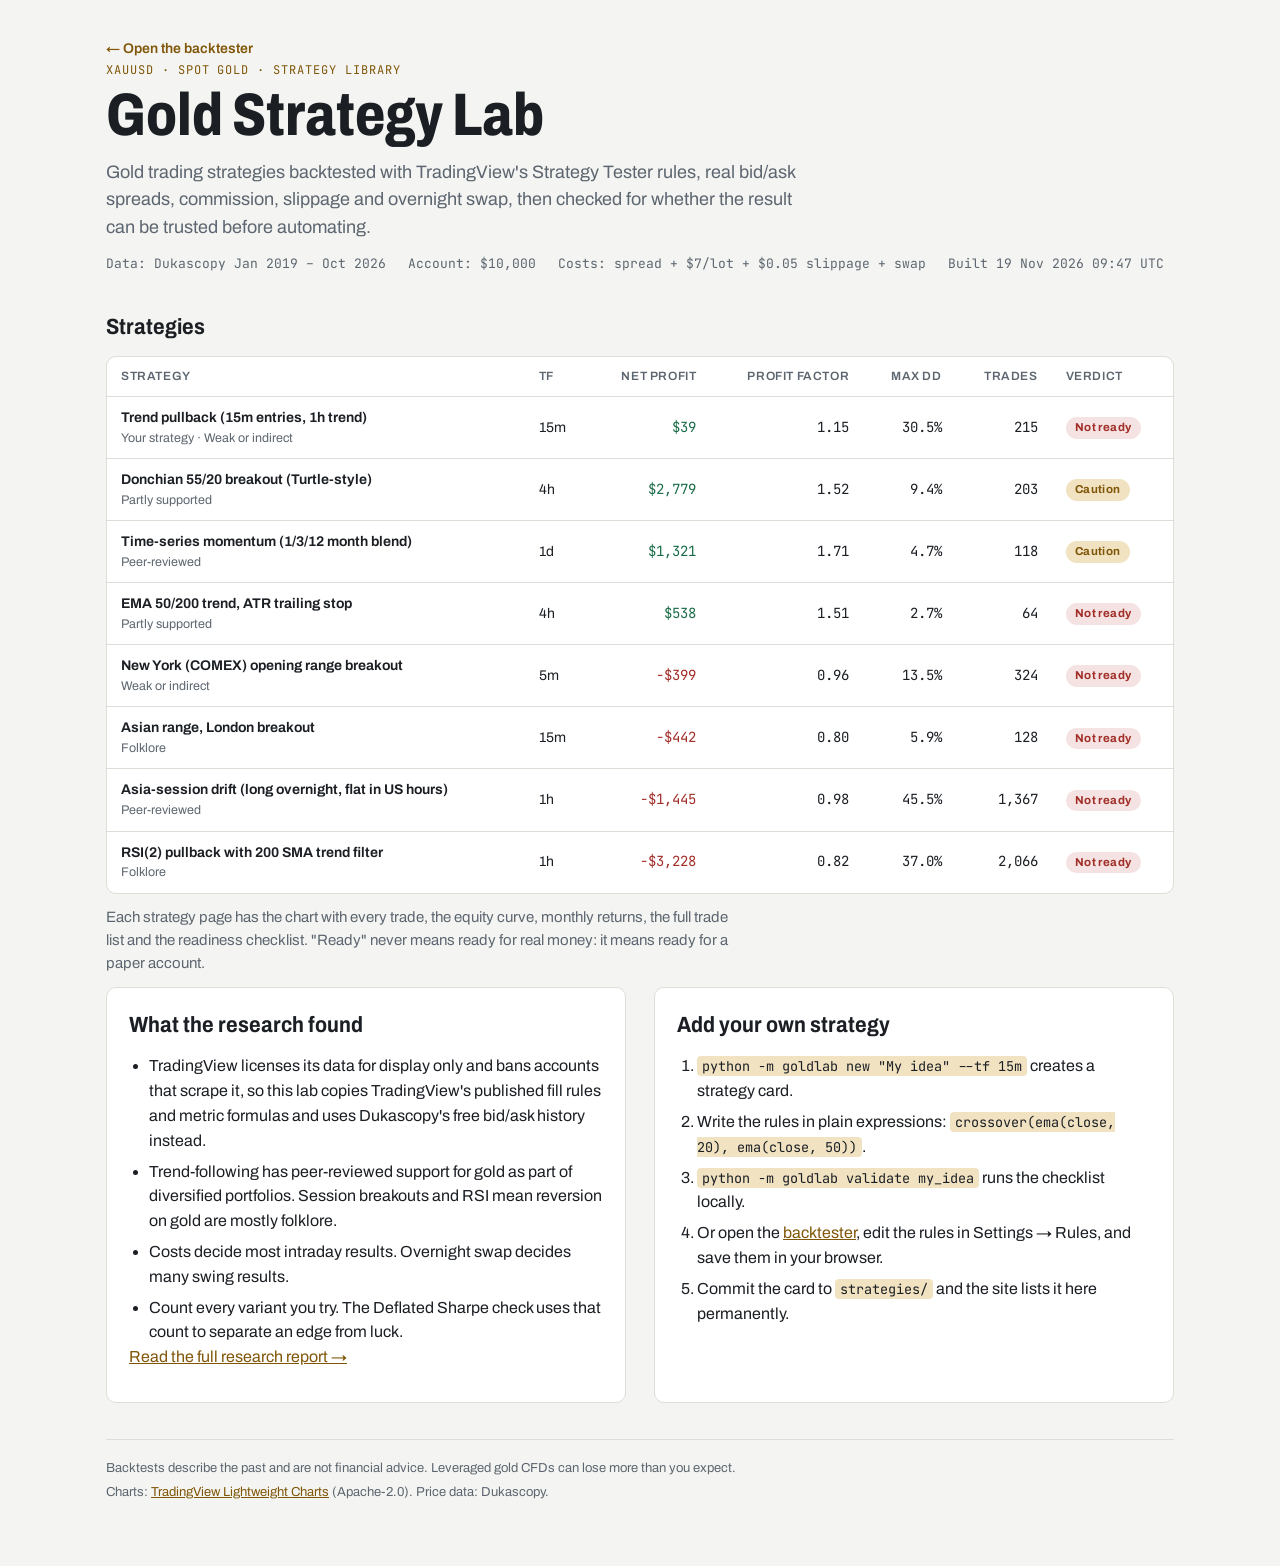
<file: gold-backtester/public/library.html>
<!doctype html>
<html lang="en"><head><meta charset="utf-8">
<meta name="viewport" content="width=device-width, initial-scale=1, viewport-fit=cover">
<title>Gold Strategy Lab</title>
<meta name="description" content="Backtests of gold (XAUUSD) strategies with TradingView rules and realistic costs.">
<link rel="preconnect" href="https://fonts.googleapis.com">
<link rel="stylesheet" href="https://fonts.googleapis.com/css2?family=Archivo:wdth,wght@75..100,400..800&family=JetBrains+Mono:wght@400;600&display=swap">
<style>
:root {
  --bg: #f4f5f2; --panel: #ffffff; --ink: #1b1f24; --muted: #5d6670; --line: #dcdfd8;
  --gold: #805608; --gold-soft: #f1e3c2; --up: #1a6c48; --down: #a12e28; --up-soft: rgba(31,122,82,.14); --down-soft: rgba(178,58,50,.14);
  --display: "Archivo", "Helvetica Neue", Arial, sans-serif; --body: "Archivo", "Helvetica Neue", Arial, sans-serif;
  --mono: "JetBrains Mono", ui-monospace, SFMono-Regular, Menlo, monospace;
}
@media (prefers-color-scheme: dark) { :root:not([data-theme="light"]) {
  --bg: #11151b; --panel: #171c24; --ink: #e7e9ec; --muted: #98a1ab; --line: #2a313b;
  --gold: #e0b252; --gold-soft: #3a3020; --up: #3fb984; --down: #f0675d; --up-soft: rgba(63,185,132,.18); --down-soft: rgba(240,103,93,.18);
  color-scheme: dark; } }
:root[data-theme="dark"] {
  --bg: #11151b; --panel: #171c24; --ink: #e7e9ec; --muted: #98a1ab; --line: #2a313b;
  --gold: #e0b252; --gold-soft: #3a3020; --up: #3fb984; --down: #f0675d; --up-soft: rgba(63,185,132,.18); --down-soft: rgba(240,103,93,.18);
  color-scheme: dark; }
* { box-sizing: border-box; }
body { margin: 0; background: var(--bg); color: var(--ink); font-family: var(--body); font-size: 16px; line-height: 1.55; }
.wrap { max-width: 1100px; margin: 0 auto; padding-block: 36px 64px; padding-left: max(16px, env(safe-area-inset-left, 0px));
  padding-right: max(16px, env(safe-area-inset-right, 0px)); display: grid; gap: 36px; }
.eyebrow { font-family: var(--mono); font-size: 12px; letter-spacing: .08em; text-transform: uppercase; color: var(--gold); }
h1 { font-family: var(--display); font-stretch: 80%; font-weight: 780; font-size: clamp(34px, 6vw, 60px); line-height: 1.02; margin: 6px 0 12px; text-wrap: balance; }
h2 { font-family: var(--display); font-stretch: 88%; font-weight: 700; font-size: 22px; margin: 0 0 12px; text-wrap: balance; }
h3 { font-family: var(--display); font-stretch: 90%; font-weight: 700; font-size: 18px; margin: 24px 0 8px; }
p, li { max-width: 70ch; }
p { margin: 0 0 12px; }
.lead { font-size: 18px; color: var(--muted); }
a { color: var(--gold); }
a:focus-visible { outline: 2px solid var(--gold); outline-offset: 2px; }
.facts { display: flex; flex-wrap: wrap; gap: 6px 22px; overflow-wrap: anywhere; font-family: var(--mono); font-size: 13px; color: var(--muted); }
.scroll { overflow-x: auto; background: var(--panel); border: 1px solid var(--line); border-radius: 10px; }
.scroll:focus-visible { outline: 2px solid var(--gold); outline-offset: 2px; }
table { border-collapse: collapse; width: 100%; font-size: 14px; }
th, td { text-align: left; padding: 10px 14px; border-bottom: 1px solid var(--line); white-space: nowrap; }
thead th { font-size: 12px; letter-spacing: .05em; text-transform: uppercase; color: var(--muted); font-weight: 600; }
tr:last-child td { border-bottom: 0; }
td.num { font-family: var(--mono); font-variant-numeric: tabular-nums; text-align: right; }
th.num { text-align: right; }
.wrap > *, section { min-width: 0; }
td.name a { font-weight: 650; text-decoration: none; color: var(--ink); }
td.name a:hover { color: var(--gold); text-decoration: underline; }
td.name small { display: block; color: var(--muted); font-size: 12.5px; white-space: normal; max-width: 34ch; }
.pos { color: var(--up); } .neg { color: var(--down); }
.chip { display: inline-block; font-size: 11.5px; font-weight: 700; letter-spacing: .04em; padding: 2px 9px; border-radius: 99px; white-space: nowrap; }
.chip.ready { background: var(--up-soft); color: var(--up); } .chip.not-ready { background: var(--down-soft); color: var(--down); }
.chip.caution { background: var(--gold-soft); color: var(--gold); } .chip.level { background: var(--bg); color: var(--muted); box-shadow: inset 0 0 0 1px var(--line); }
.grid2 { display: grid; grid-template-columns: repeat(2, minmax(0, 1fr)); gap: 28px; }
.card { background: var(--panel); border: 1px solid var(--line); border-radius: 10px; padding: 20px 22px; min-width: 0; }
.card ol, .card ul { margin: 0; padding-left: 20px; display: grid; gap: 6px; }
code { font-family: var(--mono); font-size: 13.5px; background: var(--gold-soft); padding: 1px 5px; border-radius: 4px; }
pre { background: var(--panel); border: 1px solid var(--line); border-radius: 8px; padding: 12px 14px; overflow-x: auto; }
pre code { background: none; padding: 0; }
footer { font-size: 13px; color: var(--muted); display: grid; gap: 4px; border-top: 1px solid var(--line); padding-top: 18px; }
.doc { background: var(--panel); border: 1px solid var(--line); border-radius: 10px; padding: clamp(18px, 4vw, 44px); min-width: 0; }
.doc table { display: block; overflow-x: auto; font-size: 13.5px; }
.doc th, .doc td { white-space: normal; min-width: 12ch; vertical-align: top; }
.doc h1 { font-size: clamp(28px, 5vw, 44px); }
.doc h2 { margin-top: 36px; padding-top: 16px; border-top: 1px solid var(--line); }
.doc blockquote { margin: 0 0 12px; padding-left: 14px; border-left: 3px solid var(--gold); color: var(--muted); }
.back { font-weight: 600; text-decoration: none; font-size: 14px; }
@media (max-width: 760px) { .grid2 { grid-template-columns: minmax(0, 1fr); } }
@media (max-width: 640px) {
  table.list thead { display: none; }
  table.list, table.list tbody { display: block; }
  table.list tr { display: grid; grid-template-columns: repeat(3, minmax(0, 1fr)); gap: 8px 12px; padding: 14px 16px;
    border-bottom: 1px solid var(--line); }
  table.list tr:last-child { border-bottom: 0; }
  table.list td { padding: 0; border: 0; white-space: normal; text-align: left; }
  table.list td.name { grid-column: 1 / -1; }
  table.list td[data-label]::before { content: attr(data-label); display: block; font-family: var(--body);
    font-size: 11px; letter-spacing: .05em; text-transform: uppercase; color: var(--muted); }
  table.list td.verdict { grid-column: 1 / -1; }
}
@media (prefers-reduced-motion: reduce) { * { transition: none !important; } }
</style></head><body>
<div class="wrap">
<header>
  <a class="back" href="./">← Open the backtester</a>
  <div class="eyebrow">XAUUSD · spot gold · strategy library</div>
  <h1>Gold Strategy Lab</h1>
  <p class="lead">Gold trading strategies backtested with TradingView's Strategy Tester rules, real bid/ask spreads,
  commission, slippage and overnight swap, then checked for whether the result can be trusted before automating.</p>
  <div class="facts"><span>Data: Dukascopy Jan 2019 – Oct 2026</span><span>Account: $10,000</span>
  <span>Costs: spread + $7/lot + $0.05 slippage + swap</span><span>Built 19 Nov 2026 09:47 UTC</span></div>
</header>
<main>
<section>
  <h2>Strategies</h2>
  <div class="scroll" tabindex="0" role="region" aria-label="Strategies"><table class="list">
    <thead><tr><th>Strategy</th><th>TF</th><th class="num">Net profit</th><th class="num">Profit factor</th>
    <th class="num">Max DD</th><th class="num">Trades</th><th>Verdict</th></tr></thead>
    <tbody><tr><td class="name"><a href="strategies/trend-pullback-15m-entries-1h-trend.html">Trend pullback (15m entries, 1h trend)</a><small>Your strategy · Weak or indirect</small></td><td data-label="Timeframe">15m</td><td class="num pos" data-label="Net profit">$39</td><td class="num" data-label="Profit factor">1.15</td><td class="num" data-label="Max DD">30.5%</td><td class="num" data-label="Trades">215</td><td class="verdict"><span class="chip not-ready">Not ready</span></td></tr><tr><td class="name"><a href="strategies/donchian-55-20-breakout-turtle-style.html">Donchian 55/20 breakout (Turtle-style)</a><small>Partly supported</small></td><td data-label="Timeframe">4h</td><td class="num pos" data-label="Net profit">$2,779</td><td class="num" data-label="Profit factor">1.52</td><td class="num" data-label="Max DD">9.4%</td><td class="num" data-label="Trades">203</td><td class="verdict"><span class="chip caution">Caution</span></td></tr><tr><td class="name"><a href="strategies/time-series-momentum-1-3-12-month-blend.html">Time-series momentum (1/3/12 month blend)</a><small>Peer-reviewed</small></td><td data-label="Timeframe">1d</td><td class="num pos" data-label="Net profit">$1,321</td><td class="num" data-label="Profit factor">1.71</td><td class="num" data-label="Max DD">4.7%</td><td class="num" data-label="Trades">118</td><td class="verdict"><span class="chip caution">Caution</span></td></tr><tr><td class="name"><a href="strategies/ema-50-200-trend-atr-trailing-stop.html">EMA 50/200 trend, ATR trailing stop</a><small>Partly supported</small></td><td data-label="Timeframe">4h</td><td class="num pos" data-label="Net profit">$538</td><td class="num" data-label="Profit factor">1.51</td><td class="num" data-label="Max DD">2.7%</td><td class="num" data-label="Trades">64</td><td class="verdict"><span class="chip not-ready">Not ready</span></td></tr><tr><td class="name"><a href="strategies/new-york-comex-opening-range-breakout.html">New York (COMEX) opening range breakout</a><small>Weak or indirect</small></td><td data-label="Timeframe">5m</td><td class="num neg" data-label="Net profit">-$399</td><td class="num" data-label="Profit factor">0.96</td><td class="num" data-label="Max DD">13.5%</td><td class="num" data-label="Trades">324</td><td class="verdict"><span class="chip not-ready">Not ready</span></td></tr><tr><td class="name"><a href="strategies/asian-range-london-breakout.html">Asian range, London breakout</a><small>Folklore</small></td><td data-label="Timeframe">15m</td><td class="num neg" data-label="Net profit">-$442</td><td class="num" data-label="Profit factor">0.80</td><td class="num" data-label="Max DD">5.9%</td><td class="num" data-label="Trades">128</td><td class="verdict"><span class="chip not-ready">Not ready</span></td></tr><tr><td class="name"><a href="strategies/asia-session-drift-long-overnight-flat-in-us-hours.html">Asia-session drift (long overnight, flat in US hours)</a><small>Peer-reviewed</small></td><td data-label="Timeframe">1h</td><td class="num neg" data-label="Net profit">-$1,445</td><td class="num" data-label="Profit factor">0.98</td><td class="num" data-label="Max DD">45.5%</td><td class="num" data-label="Trades">1,367</td><td class="verdict"><span class="chip not-ready">Not ready</span></td></tr><tr><td class="name"><a href="strategies/rsi-2-pullback-with-200-sma-trend-filter.html">RSI(2) pullback with 200 SMA trend filter</a><small>Folklore</small></td><td data-label="Timeframe">1h</td><td class="num neg" data-label="Net profit">-$3,228</td><td class="num" data-label="Profit factor">0.82</td><td class="num" data-label="Max DD">37.0%</td><td class="num" data-label="Trades">2,066</td><td class="verdict"><span class="chip not-ready">Not ready</span></td></tr></tbody></table></div>
  <p class="lead" style="font-size:15px;margin-top:12px">Each strategy page has the chart with every trade, the equity curve,
  monthly returns, the full trade list and the readiness checklist. "Ready" never means ready for real money:
  it means ready for a paper account.</p>
</section>
<div class="grid2">
  <section class="card">
    <h2>What the research found</h2>
    <ul>
      <li>TradingView licenses its data for display only and bans accounts that scrape it, so this lab copies TradingView's
      published fill rules and metric formulas and uses Dukascopy's free bid/ask history instead.</li>
      <li>Trend-following has peer-reviewed support for gold as part of diversified portfolios. Session breakouts and RSI
      mean reversion on gold are mostly folklore.</li>
      <li>Costs decide most intraday results. Overnight swap decides many swing results.</li>
      <li>Count every variant you try. The Deflated Sharpe check uses that count to separate an edge from luck.</li>
    </ul>
    <p><a href="research.html">Read the full research report →</a></p>
  </section>
  <section class="card">
    <h2>Add your own strategy</h2>
    <ol>
      <li><code>python -m goldlab new "My idea" --tf 15m</code> creates a strategy card.</li>
      <li>Write the rules in plain expressions: <code>crossover(ema(close, 20), ema(close, 50))</code>.</li>
      <li><code>python -m goldlab validate my_idea</code> runs the checklist locally.</li>
      <li>Or open the <a href="./">backtester</a>, edit the rules in Settings → Rules, and save them in your browser.</li>
      <li>Commit the card to <code>strategies/</code> and the site lists it here permanently.</li>
    </ol>
  </section>
</div>
</main>
<footer>
  <span>Backtests describe the past and are not financial advice. Leveraged gold CFDs can lose more than you expect.</span>
  <span>Charts: <a href="https://www.tradingview.com/lightweight-charts/" target="_blank" rel="noopener">TradingView Lightweight Charts</a> (Apache-2.0).
  Price data: Dukascopy.</span>
</footer>
</div></body></html>
</file>
